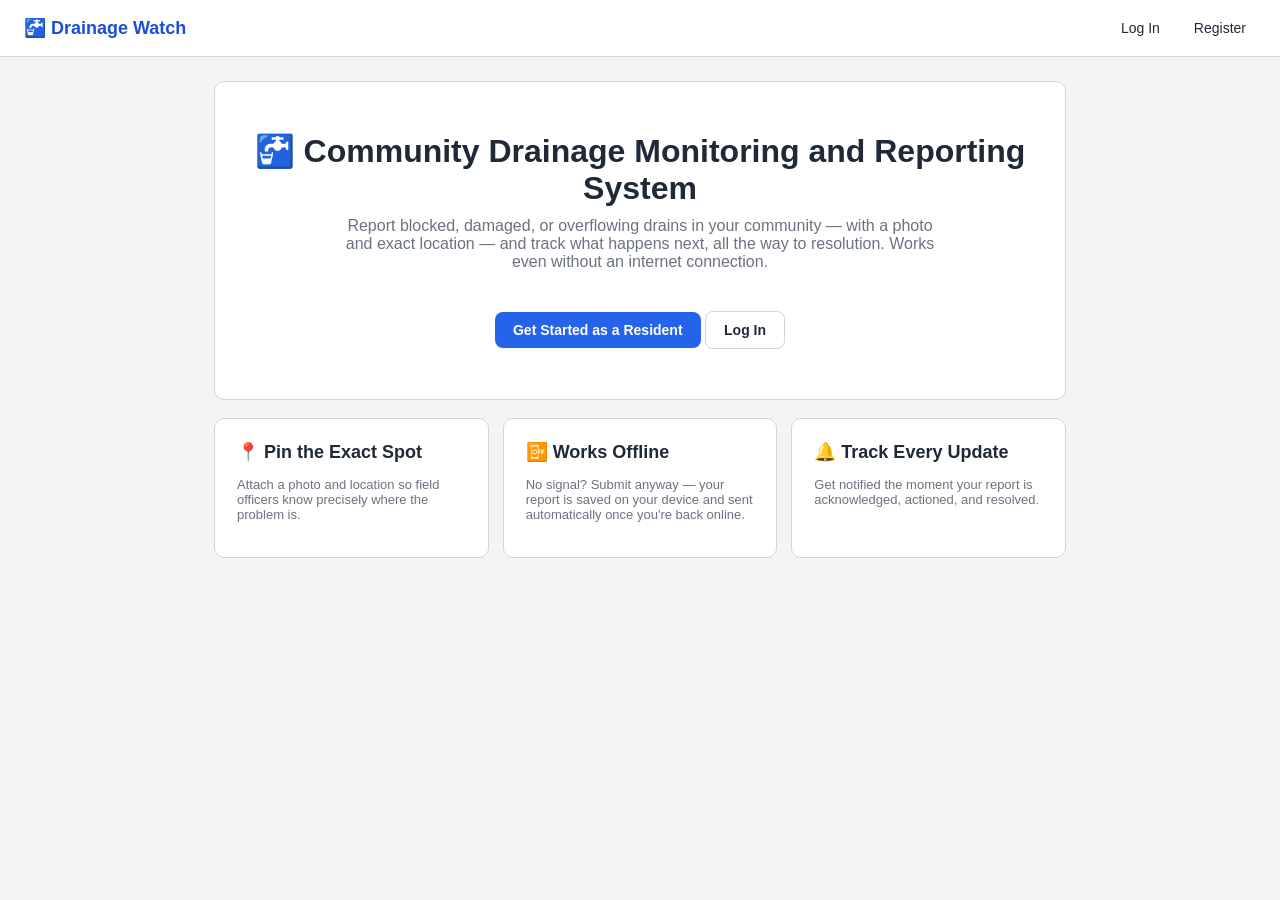
<file: frontend/index.html>
<!DOCTYPE html>
<html lang="en">
<head>
<meta charset="UTF-8">
<title>Drainage Watch — Community Drainage Monitoring and Reporting System</title>
<link rel="manifest" href="manifest.json">
<link rel="stylesheet" href="style.css">
</head>
<body>
<div class="navbar" id="navbar"></div>
<div class="container">
  <div class="card" style="text-align:center; padding:50px 30px;">
    <h1 style="font-size:32px;">🚰 Community Drainage Monitoring and Reporting System</h1>
    <p class="subtitle" style="font-size:16px; max-width:600px; margin:10px auto 24px;">
      Report blocked, damaged, or overflowing drains in your community — with a photo and
      exact location — and track what happens next, all the way to resolution. Works even
      without an internet connection.
    </p>
    <a href="register.html" class="btn">Get Started as a Resident</a>
    <a href="login.html" class="btn secondary">Log In</a>
  </div>
  <div class="grid-3">
    <div class="card"><h2>📍 Pin the Exact Spot</h2><p style="font-size:13px; color:#6b7280;">Attach a photo and location so field officers know precisely where the problem is.</p></div>
    <div class="card"><h2>📴 Works Offline</h2><p style="font-size:13px; color:#6b7280;">No signal? Submit anyway — your report is saved on your device and sent automatically once you're back online.</p></div>
    <div class="card"><h2>🔔 Track Every Update</h2><p style="font-size:13px; color:#6b7280;">Get notified the moment your report is acknowledged, actioned, and resolved.</p></div>
  </div>
</div>
<script src="idb.js"></script>
<script src="app.js"></script>
<script>renderNav();</script>
</body>
</html>
</file>
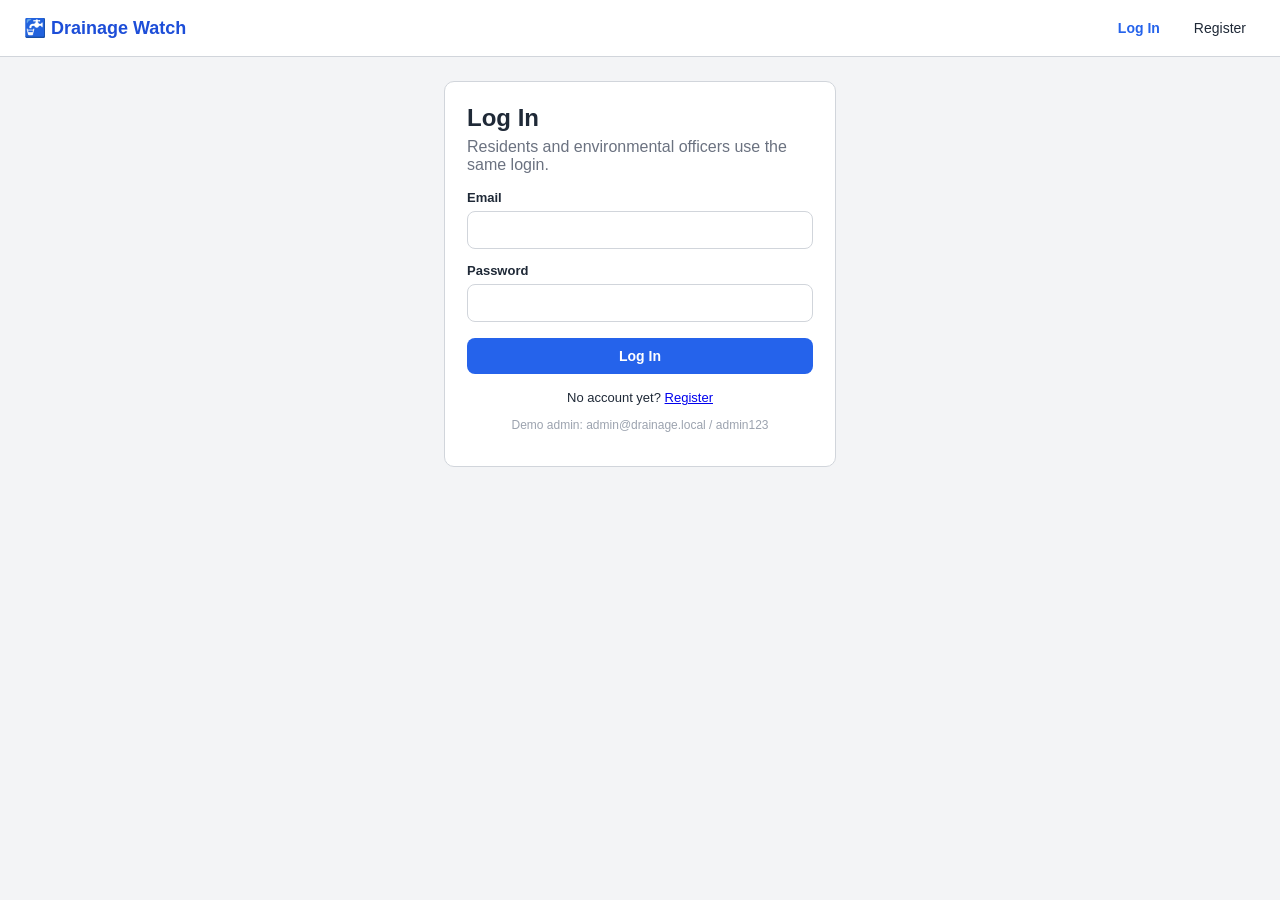
<file: frontend/login.html>
<!DOCTYPE html>
<html lang="en">
<head>
<meta charset="UTF-8">
<title>Log In — Drainage Watch</title>
<link rel="manifest" href="manifest.json">
<link rel="stylesheet" href="style.css">
</head>
<body>
<div class="navbar" id="navbar"></div>
<div class="container" style="max-width:440px;">
  <div class="card">
    <h1>Log In</h1>
    <p class="subtitle">Residents and environmental officers use the same login.</p>
    <form id="loginForm">
      <label>Email</label>
      <input type="email" id="email" required>
      <label>Password</label>
      <input type="password" id="password" required>
      <button type="submit" style="width:100%;">Log In</button>
      <div class="error-box" id="err"></div>
    </form>
    <p style="font-size:13px; margin-top:16px; text-align:center;">No account yet? <a href="register.html">Register</a></p>
    <p style="font-size:12px; margin-top:10px; text-align:center; color:#9ca3af;">Demo admin: admin@drainage.local / admin123</p>
  </div>
</div>
<script src="idb.js"></script>
<script src="app.js"></script>
<script>
renderNav('login');
document.getElementById('loginForm').addEventListener('submit', async (e) => {
  e.preventDefault();
  hideError('err');
  try {
    const data = await api('/api/auth/login', {
      method: 'POST', noAuth: true,
      json: {
        email: document.getElementById('email').value,
        password: document.getElementById('password').value,
      }
    });
    setAuth(data.token, data.user);
    window.location.href = data.user.role === 'admin' ? 'admin_dashboard.html' : 'resident_dashboard.html';
  } catch (err) {
    showError('err', err.message);
  }
});
</script>
</body>
</html>
</file>
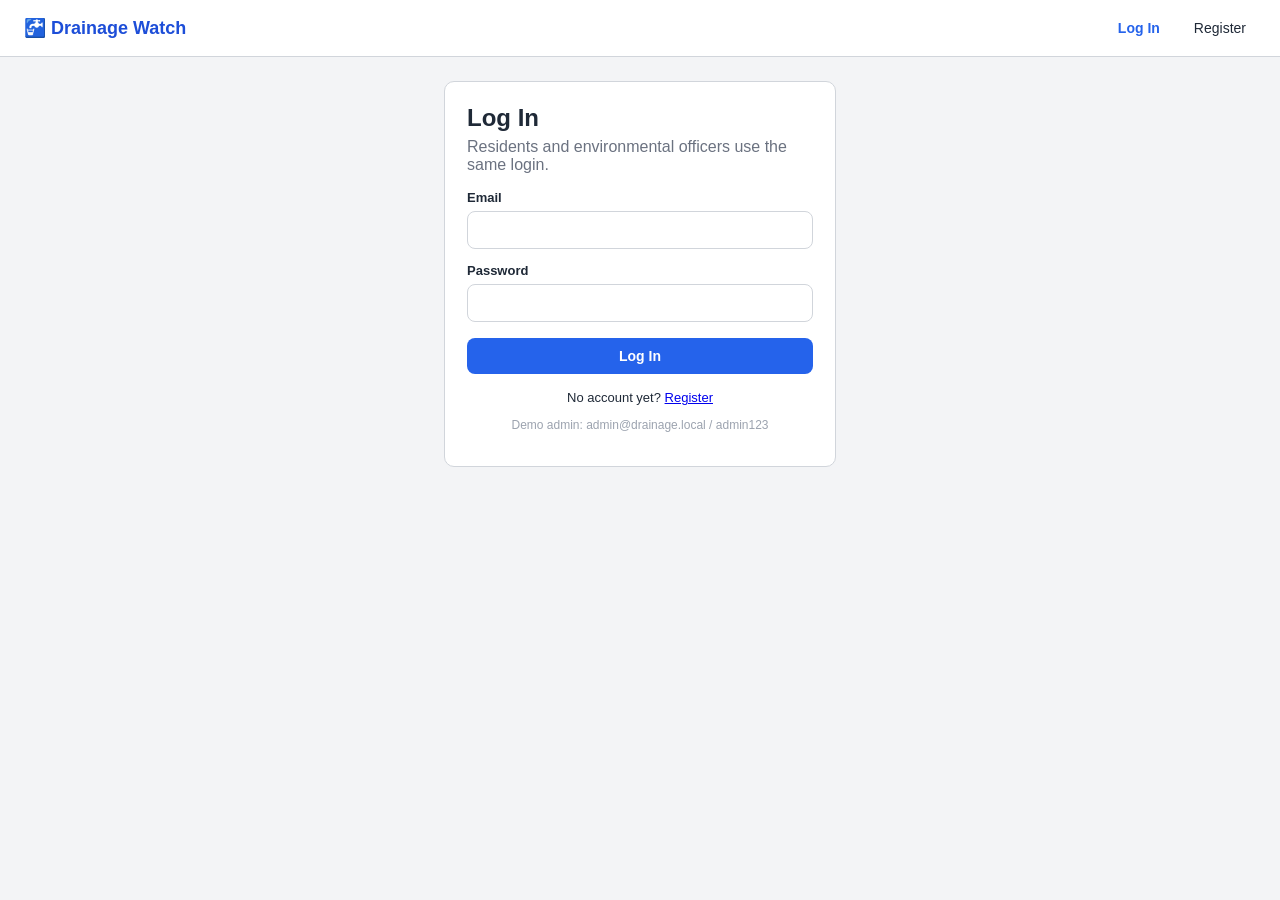
<file: frontend/manage_reports.html>
<!DOCTYPE html>
<html lang="en">
<head>
<meta charset="UTF-8">
<title>Manage Reports — Drainage Watch</title>
<link rel="manifest" href="manifest.json">
<link rel="stylesheet" href="style.css">
</head>
<body>
<div class="navbar" id="navbar"></div>
<div class="container wide">
  <div class="card">
    <h1>Manage Reports</h1>
    <p class="subtitle">Filter, search, and triage all community drainage reports.</p>
    <div class="filters">
      <select id="filterStatus">
        <option value="">All Statuses</option>
        <option value="submitted">Submitted</option>
        <option value="acknowledged">Acknowledged</option>
        <option value="in_progress">In Progress</option>
        <option value="resolved">Resolved</option>
        <option value="rejected">Rejected</option>
      </select>
      <select id="filterCategory">
        <option value="">All Categories</option>
        <option value="blocked">Blocked Drain</option>
        <option value="collapsed">Collapsed / Damaged</option>
        <option value="overflow">Overflow</option>
        <option value="illegal_dumping">Illegal Dumping</option>
        <option value="other">Other</option>
      </select>
    </div>
    <div id="list"><p class="empty-state">Loading...</p></div>
  </div>
</div>
<script src="idb.js"></script>
<script src="app.js"></script>
<script>
requireAuth('admin');
renderNav('manage');

async function loadReports() {
  const status = document.getElementById('filterStatus').value;
  const category = document.getElementById('filterCategory').value;
  const qs = new URLSearchParams();
  if (status) qs.set('status', status);
  if (category) qs.set('category', category);

  const list = document.getElementById('list');
  list.innerHTML = '<p class="empty-state">Loading...</p>';
  try {
    const reports = await api('/api/reports?' + qs.toString());
    if (reports.length === 0) {
      list.innerHTML = '<p class="empty-state">No reports match these filters.</p>';
      return;
    }
    list.innerHTML = `<table>
      <thead><tr><th>ID</th><th>Reporter</th><th>Category</th><th>Severity</th><th>Status</th><th>Location</th><th>Submitted</th><th></th></tr></thead>
      <tbody>
        ${reports.map(r => `
          <tr>
            <td>#${r.report_id}</td>
            <td>${r.reporter_name}</td>
            <td>${categoryLabel(r.category)}</td>
            <td class="severity-${r.severity}">${r.severity}</td>
            <td><span class="status-pill status-${r.status}">${statusLabel(r.status)}</span></td>
            <td style="font-size:12px;">${r.landmark || (r.latitude + ', ' + r.longitude)}</td>
            <td>${timeAgo(r.created_at)}</td>
            <td><a href="report_triage.html?id=${r.report_id}">Triage →</a></td>
          </tr>`).join('')}
      </tbody>
    </table>`;
  } catch (err) {
    list.innerHTML = `<p class="error-box" style="display:block;">${err.message}</p>`;
  }
}

document.getElementById('filterStatus').addEventListener('change', loadReports);
document.getElementById('filterCategory').addEventListener('change', loadReports);
loadReports();
</script>
</body>
</html>
</file>
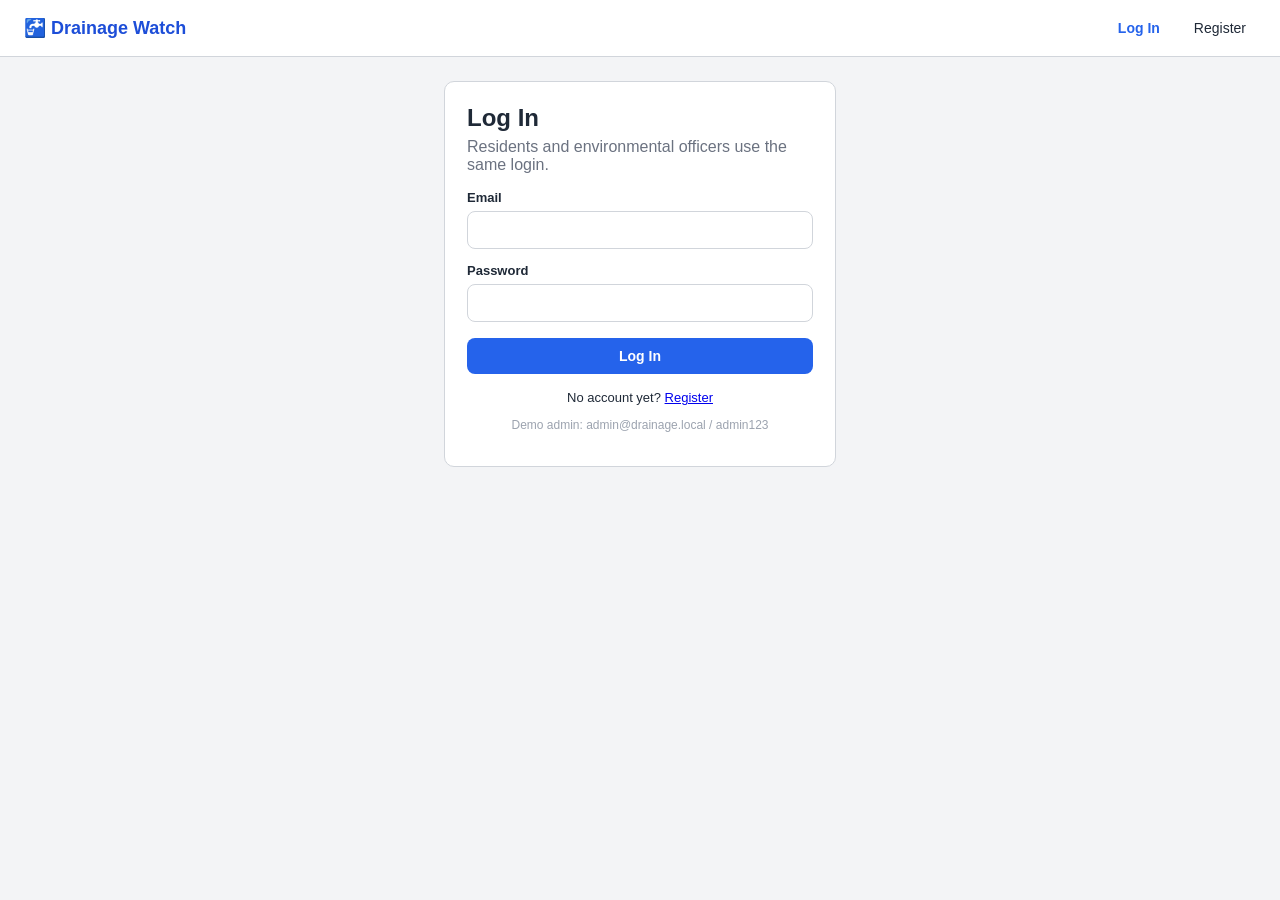
<file: frontend/my_reports.html>
<!DOCTYPE html>
<html lang="en">
<head>
<meta charset="UTF-8">
<title>My Reports — Drainage Watch</title>
<link rel="manifest" href="manifest.json">
<link rel="stylesheet" href="style.css">
</head>
<body>
<div class="navbar" id="navbar"></div>
<div class="container">
  <div class="card">
    <h1>My Reports</h1>
    <p class="subtitle">Track the status of every drainage issue you've reported.</p>
    <div id="list"><p class="empty-state">Loading...</p></div>
  </div>
</div>
<script src="idb.js"></script>
<script src="app.js"></script>
<script>
requireAuth('resident');
renderNav('myreports');

async function load() {
  const [reports, pending] = await Promise.all([
    api('/api/reports/mine').catch(() => []),
    getAllPending().catch(() => []),
  ]);

  const list = document.getElementById('list');
  if (reports.length === 0 && pending.length === 0) {
    list.innerHTML = '<p class="empty-state">No reports yet. <a href="report_form.html">Report your first issue</a>.</p>';
    return;
  }

  const pendingRows = pending.map(p => `
    <tr>
      <td>—</td>
      <td>${categoryLabel(p.category)}</td>
      <td class="severity-${p.severity}">${p.severity}</td>
      <td><span class="status-pill status-pending_sync">📴 Waiting to Sync</span></td>
      <td>${timeAgo(p.queued_at)}</td>
      <td style="color:#9ca3af;">Saved on this device</td>
    </tr>`).join('');

  const serverRows = reports.map(r => `
    <tr>
      <td>#${r.report_id}</td>
      <td>${categoryLabel(r.category)}</td>
      <td class="severity-${r.severity}">${r.severity}</td>
      <td><span class="status-pill status-${r.status}">${statusLabel(r.status)}</span></td>
      <td>${timeAgo(r.created_at)}</td>
      <td><a href="report_detail.html?id=${r.report_id}">View →</a></td>
    </tr>`).join('');

  list.innerHTML = `<table>
    <thead><tr><th>ID</th><th>Category</th><th>Severity</th><th>Status</th><th>Submitted</th><th></th></tr></thead>
    <tbody>${pendingRows}${serverRows}</tbody>
  </table>`;
}

load();
window.addEventListener("offline-sync-complete", load);
</script>
</body>
</html>
</file>
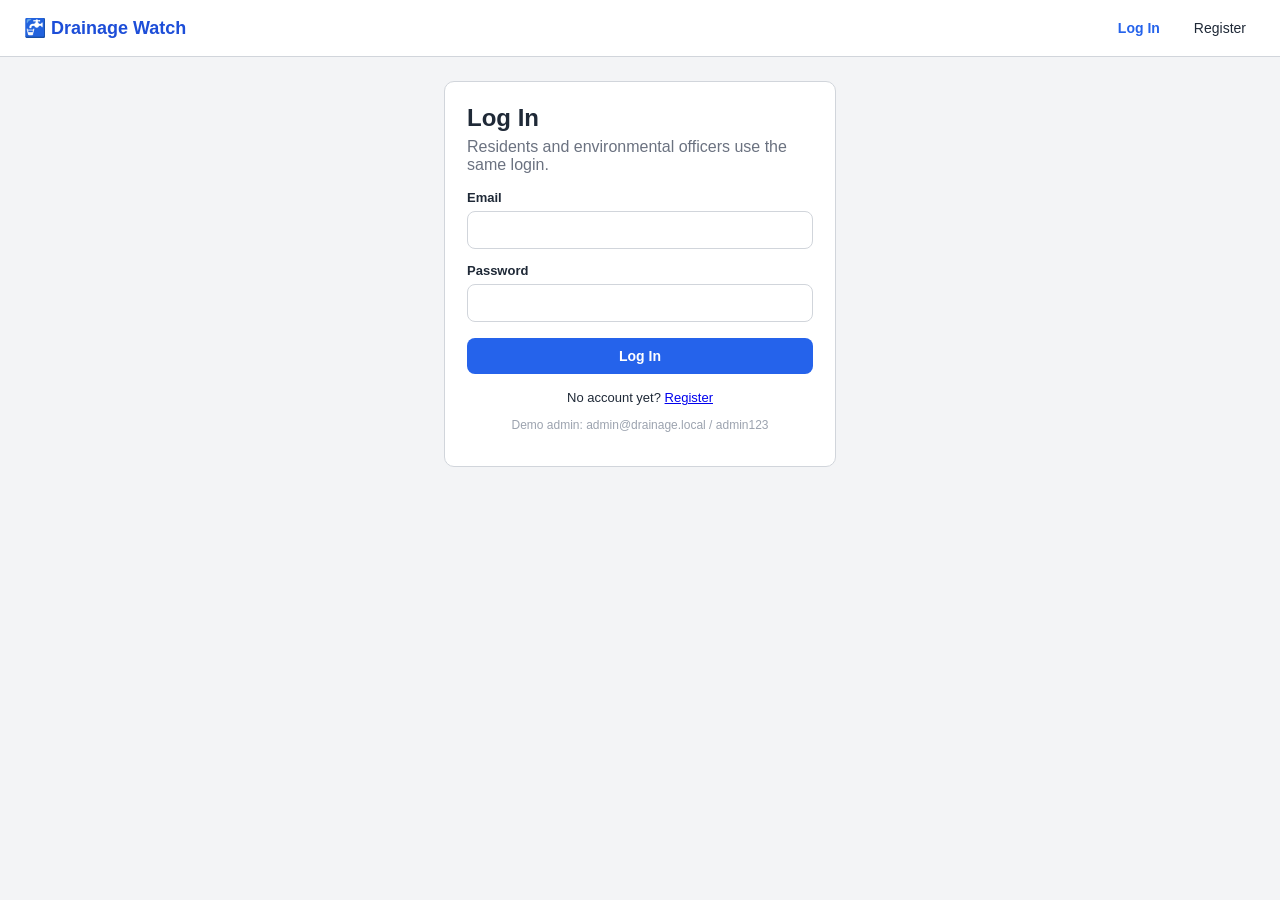
<file: frontend/notifications.html>
<!DOCTYPE html>
<html lang="en">
<head>
<meta charset="UTF-8">
<title>Notifications — Drainage Watch</title>
<link rel="manifest" href="manifest.json">
<link rel="stylesheet" href="style.css">
</head>
<body>
<div class="navbar" id="navbar"></div>
<div class="container">
  <div class="card">
    <h1>Notifications</h1>
    <p class="subtitle">Updates on your reports appear here.</p>
    <div id="list"><p class="empty-state">Loading...</p></div>
  </div>
</div>
<script src="idb.js"></script>
<script src="app.js"></script>
<script>
requireAuth();
renderNav('notifications');

api('/api/notifications').then(items => {
  const list = document.getElementById('list');
  if (items.length === 0) {
    list.innerHTML = '<p class="empty-state">No notifications yet.</p>';
    return;
  }
  list.innerHTML = items.map(n => `
    <div class="notif-item ${n.is_read ? '' : 'unread'}" data-id="${n.notification_id}">
      ${n.message}
      <span class="time">${timeAgo(n.created_at)}</span>
    </div>`).join('');

  list.querySelectorAll('.notif-item.unread').forEach(el => {
    el.addEventListener('click', async () => {
      await api(`/api/notifications/${el.dataset.id}/read`, { method: 'PATCH' });
      el.classList.remove('unread');
    });
  });
}).catch(err => {
  document.getElementById('list').innerHTML = `<p class="error-box" style="display:block;">${err.message}</p>`;
});
</script>
</body>
</html>
</file>
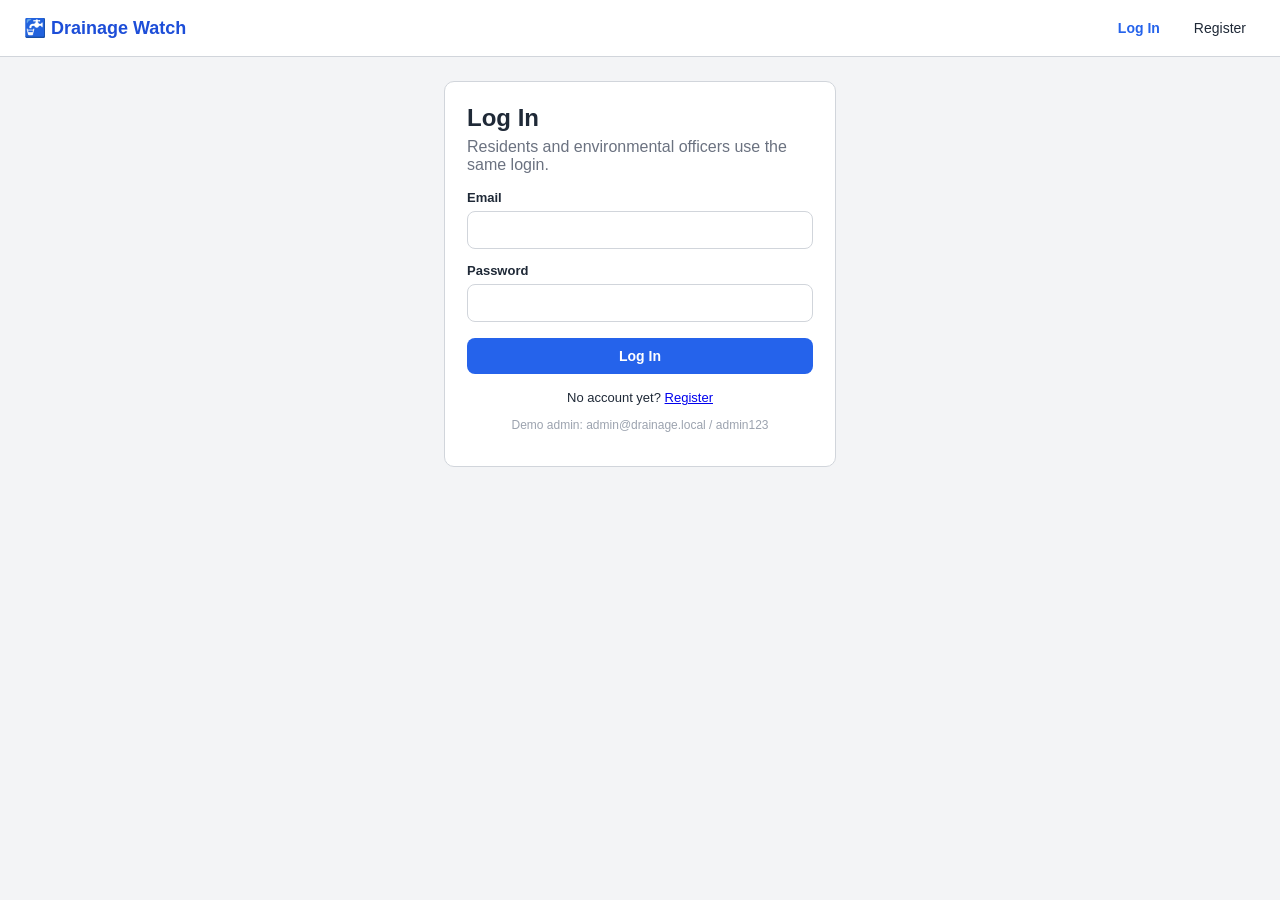
<file: frontend/profile.html>
<!DOCTYPE html>
<html lang="en">
<head>
<meta charset="UTF-8">
<title>Profile — Drainage Watch</title>
<link rel="manifest" href="manifest.json">
<link rel="stylesheet" href="style.css">
</head>
<body>
<div class="navbar" id="navbar"></div>
<div class="container" style="max-width:440px;">
  <div class="card">
    <h1>My Profile</h1>
    <div id="info"></div>
    <button class="secondary" onclick="logout()" style="width:100%;">Log Out</button>
  </div>
</div>
<script src="idb.js"></script>
<script src="app.js"></script>
<script>
const auth = requireAuth();
renderNav('profile');
document.getElementById('info').innerHTML = `
  <label>Full Name</label><input value="${auth.user.full_name}" disabled>
  <label>Role</label><input value="${auth.user.role}" disabled>
  <p style="font-size:12px; color:#9ca3af; margin-top:14px;">Profile editing is a planned extension; this demo focuses on the core reporting workflow.</p>
`;
</script>
</body>
</html>
</file>
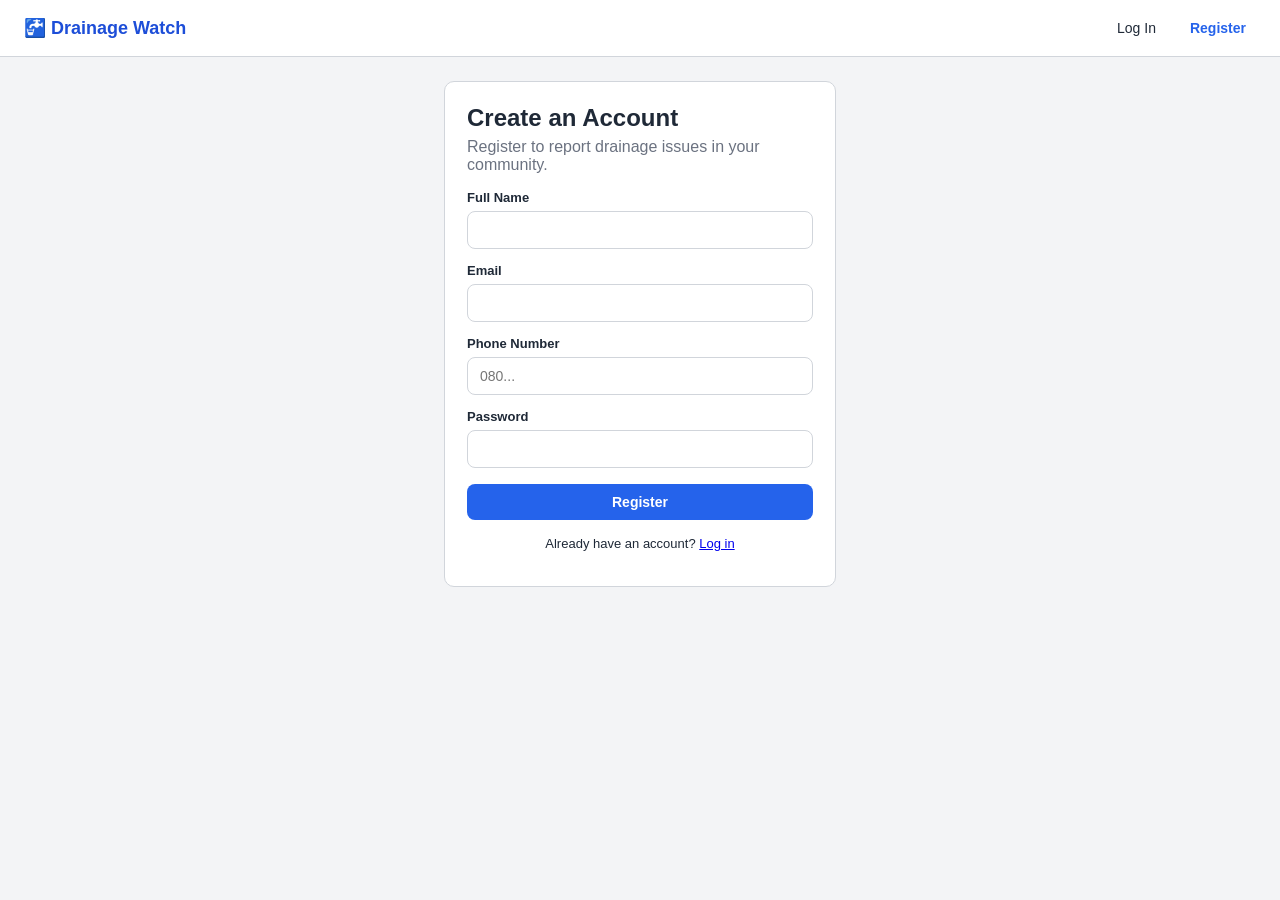
<file: frontend/register.html>
<!DOCTYPE html>
<html lang="en">
<head>
<meta charset="UTF-8">
<title>Register — Drainage Watch</title>
<link rel="manifest" href="manifest.json">
<link rel="stylesheet" href="style.css">
</head>
<body>
<div class="navbar" id="navbar"></div>
<div class="container" style="max-width:440px;">
  <div class="card">
    <h1>Create an Account</h1>
    <p class="subtitle">Register to report drainage issues in your community.</p>
    <form id="registerForm">
      <label>Full Name</label>
      <input type="text" id="full_name" required>
      <label>Email</label>
      <input type="email" id="email" required>
      <label>Phone Number</label>
      <input type="tel" id="phone" placeholder="080...">
      <label>Password</label>
      <input type="password" id="password" required minlength="6">
      <button type="submit" style="width:100%;">Register</button>
      <div class="error-box" id="err"></div>
    </form>
    <p style="font-size:13px; margin-top:16px; text-align:center;">Already have an account? <a href="login.html">Log in</a></p>
  </div>
</div>
<script src="idb.js"></script>
<script src="app.js"></script>
<script>
renderNav('register');
document.getElementById('registerForm').addEventListener('submit', async (e) => {
  e.preventDefault();
  hideError('err');
  try {
    const data = await api('/api/auth/register', {
      method: 'POST', noAuth: true,
      json: {
        full_name: document.getElementById('full_name').value,
        email: document.getElementById('email').value,
        phone: document.getElementById('phone').value,
        password: document.getElementById('password').value,
      }
    });
    setAuth(data.token, data.user);
    window.location.href = 'resident_dashboard.html';
  } catch (err) {
    showError('err', err.message);
  }
});
</script>
</body>
</html>
</file>
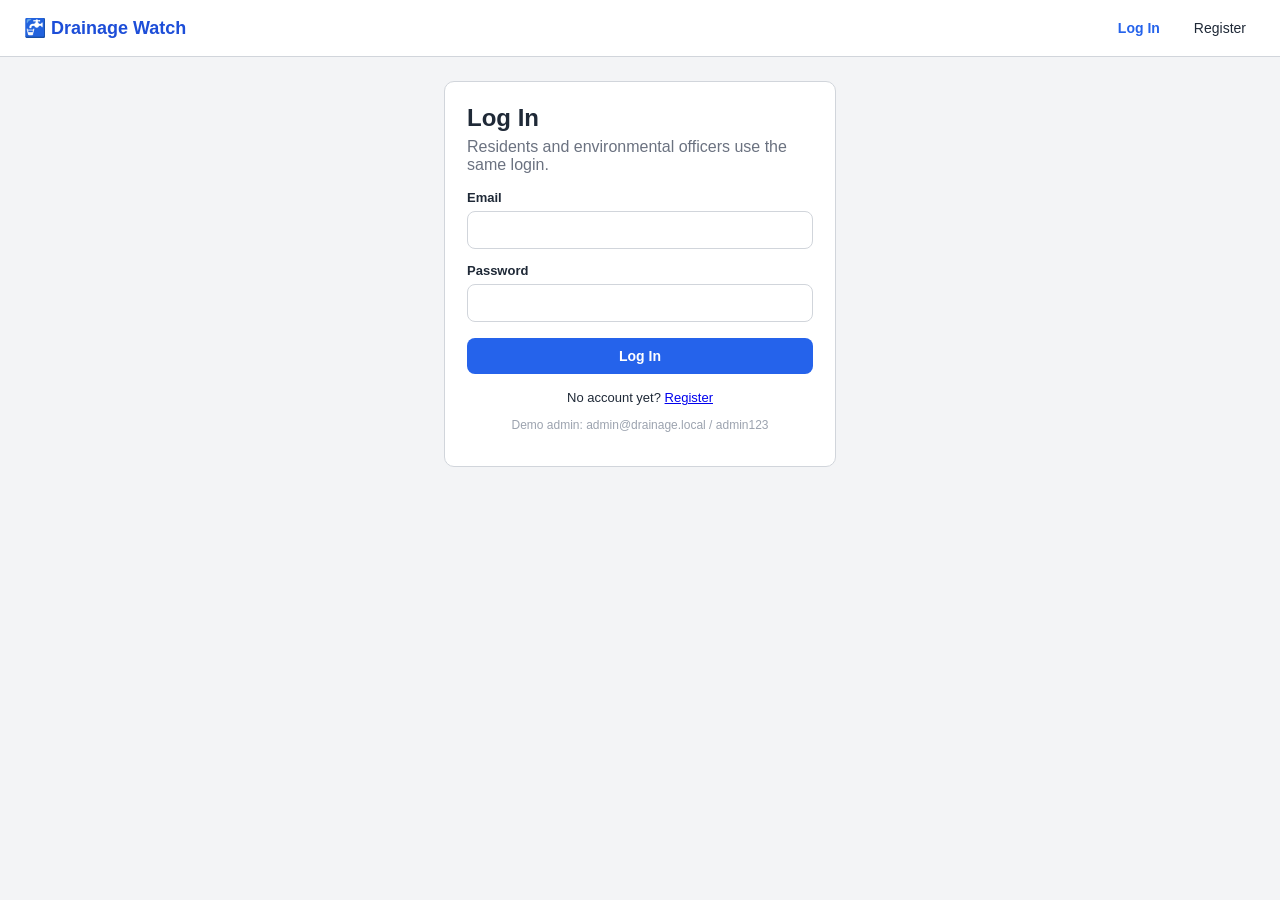
<file: frontend/report_detail.html>
<!DOCTYPE html>
<html lang="en">
<head>
<meta charset="UTF-8">
<title>Report Detail — Drainage Watch</title>
<link rel="manifest" href="manifest.json">
<link rel="stylesheet" href="style.css">
</head>
<body>
<div class="navbar" id="navbar"></div>
<div class="container">
  <div class="success-box" id="submittedMsg" style="display:none;">✅ Your report was submitted successfully. You'll be notified as its status changes.</div>
  <div class="card" id="reportCard"><p class="empty-state">Loading...</p></div>
  <div class="card" id="historyCard" style="display:none;">
    <h2>Status History</h2>
    <div id="historyList"></div>
  </div>
</div>
<script src="idb.js"></script>
<script src="app.js"></script>
<script>
const auth = requireAuth();
renderNav(auth.user.role === 'admin' ? 'manage' : 'myreports');

const params = new URLSearchParams(window.location.search);
const reportId = params.get('id');
if (params.get('submitted') === '1') document.getElementById('submittedMsg').style.display = 'block';

api(`/api/reports/${reportId}`).then(r => {
  document.getElementById('reportCard').innerHTML = `
    <h1>Report #${r.report_id} <span class="status-pill status-${r.status}">${statusLabel(r.status)}</span></h1>
    <p class="subtitle">${categoryLabel(r.category)} · Severity: <span class="severity-${r.severity}">${r.severity}</span></p>
    <p>${r.description}</p>
    <p style="font-size:13px; color:#6b7280;">
      📍 ${r.latitude}, ${r.longitude} ${r.landmark ? '— ' + r.landmark : ''} ${r.community_ward ? '(' + r.community_ward + ')' : ''}<br>
      Reported by ${r.reporter_name} · ${timeAgo(r.created_at)}
    </p>
    <div>${r.images.map(img => `<img class="thumb" src="/uploads/${img.file_path}" style="width:160px; height:120px;">`).join('')}</div>
  `;

  const hist = document.getElementById('historyList');
  hist.innerHTML = r.history.map(h => `
    <div style="padding:10px 0; border-bottom:1px solid #e5e7eb;">
      <span class="status-pill status-${h.new_status}">${statusLabel(h.new_status)}</span>
      <span style="font-size:12px; color:#9ca3af; margin-left:8px;">${timeAgo(h.changed_at)} by ${h.changed_by_name}</span>
      ${h.note ? `<div style="font-size:13px; margin-top:4px; color:#374151;">"${h.note}"</div>` : ''}
    </div>`).join('');
  document.getElementById('historyCard').style.display = 'block';
}).catch(err => {
  document.getElementById('reportCard').innerHTML = `<p class="error-box" style="display:block;">${err.message}</p>`;
});
</script>
</body>
</html>
</file>
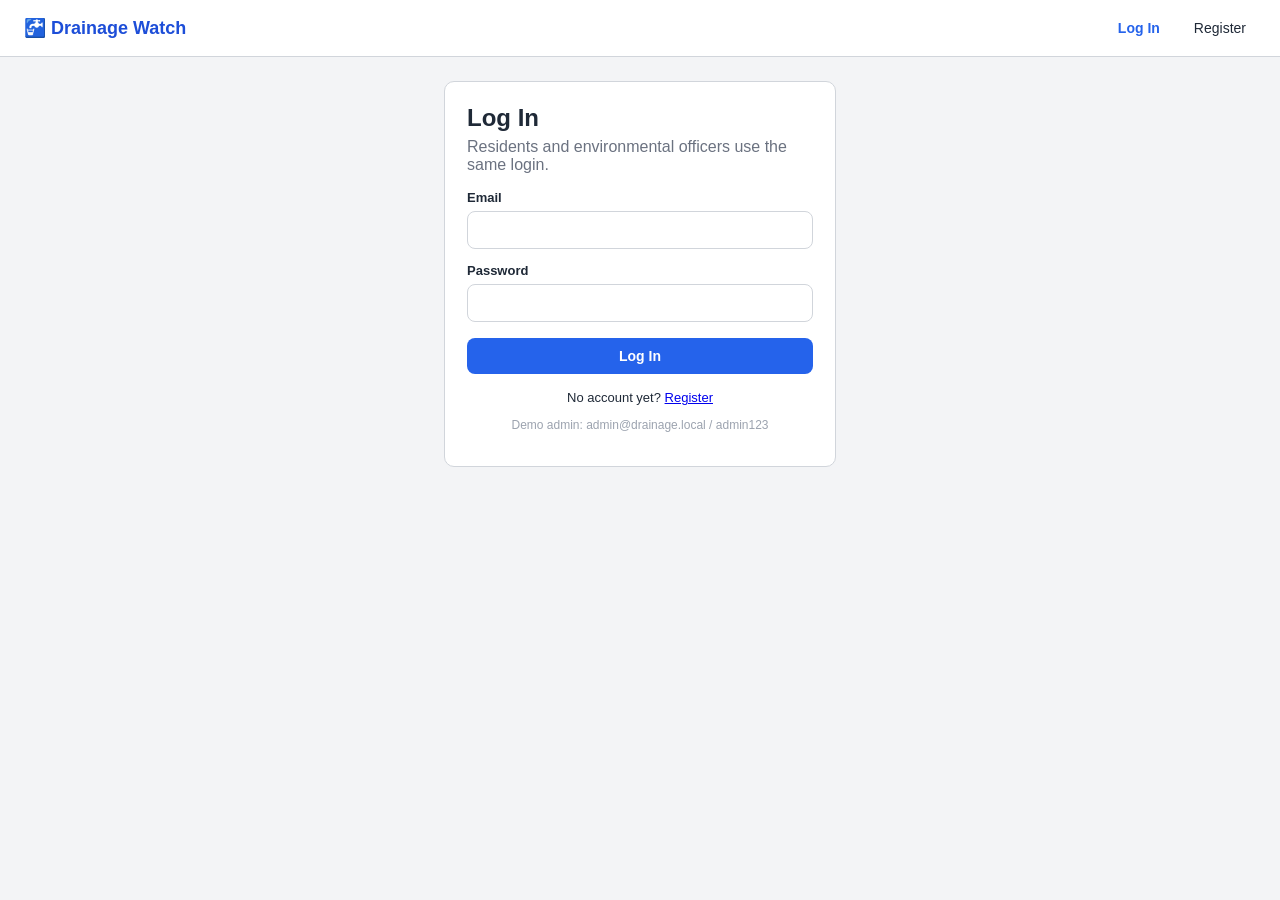
<file: frontend/report_triage.html>
<!DOCTYPE html>
<html lang="en">
<head>
<meta charset="UTF-8">
<title>Report Triage — Drainage Watch</title>
<link rel="manifest" href="manifest.json">
<link rel="stylesheet" href="style.css">
</head>
<body>
<div class="navbar" id="navbar"></div>
<div class="container">
  <div class="success-box" id="okMsg" style="display:none;"></div>
  <div class="card" id="reportCard"><p class="empty-state">Loading...</p></div>
  <div class="card" id="actionCard" style="display:none;">
    <h2>Update Status</h2>
    <div id="actionButtons"></div>
    <label>Note (optional, required for rejection)</label>
    <textarea id="note" placeholder="e.g. Team dispatched, expected completion Friday"></textarea>
    <div class="error-box" id="err"></div>
  </div>
  <div class="card" id="historyCard" style="display:none;">
    <h2>Status History</h2>
    <div id="historyList"></div>
  </div>
</div>
<script src="idb.js"></script>
<script src="app.js"></script>
<script>
requireAuth('admin');
renderNav('manage');

const params = new URLSearchParams(window.location.search);
const reportId = params.get('id');

const NEXT_STATUS = {
  submitted: [['acknowledged','Acknowledge'], ['rejected','Reject']],
  acknowledged: [['in_progress','Mark In Progress'], ['rejected','Reject']],
  in_progress: [['resolved','Mark Resolved'], ['rejected','Reject']],
  resolved: [], rejected: [],
};

async function load() {
  const r = await api(`/api/reports/${reportId}`);
  document.getElementById('reportCard').innerHTML = `
    <h1>Report #${r.report_id} <span class="status-pill status-${r.status}">${statusLabel(r.status)}</span></h1>
    <p class="subtitle">${categoryLabel(r.category)} · Severity: <span class="severity-${r.severity}">${r.severity}</span> · Reported by ${r.reporter_name}</p>
    <p>${r.description}</p>
    <p style="font-size:13px; color:#6b7280;">📍 ${r.latitude}, ${r.longitude} ${r.landmark ? '— ' + r.landmark : ''} ${r.community_ward ? '(' + r.community_ward + ')' : ''}</p>
    <div>${r.images.map(img => `<img class="thumb" src="/uploads/${img.file_path}" style="width:200px; height:150px;">`).join('')}</div>
  `;

  const hist = document.getElementById('historyList');
  hist.innerHTML = r.history.map(h => `
    <div style="padding:10px 0; border-bottom:1px solid #e5e7eb;">
      <span class="status-pill status-${h.new_status}">${statusLabel(h.new_status)}</span>
      <span style="font-size:12px; color:#9ca3af; margin-left:8px;">${timeAgo(h.changed_at)} by ${h.changed_by_name}</span>
      ${h.note ? `<div style="font-size:13px; margin-top:4px; color:#374151;">"${h.note}"</div>` : ''}
    </div>`).join('');
  document.getElementById('historyCard').style.display = 'block';

  const actions = NEXT_STATUS[r.status] || [];
  if (actions.length > 0) {
    document.getElementById('actionCard').style.display = 'block';
    document.getElementById('actionButtons').innerHTML = actions.map(([status, label]) =>
      `<button class="${status === 'rejected' ? 'danger' : ''}" onclick="updateStatus('${status}')">${label}</button>`
    ).join(' ');
  }
}

async function updateStatus(status) {
  hideError('err');
  const note = document.getElementById('note').value;
  if (status === 'rejected' && !note.trim()) {
    showError('err', 'Please provide a reason for rejecting this report.');
    return;
  }
  try {
    await api(`/api/reports/${reportId}/status`, { method: 'PATCH', json: { status, note } });
    document.getElementById('okMsg').textContent = `Status updated to "${statusLabel(status)}". Resident has been notified.`;
    document.getElementById('okMsg').style.display = 'block';
    load();
  } catch (err) {
    showError('err', err.message);
  }
}

load().catch(err => {
  document.getElementById('reportCard').innerHTML = `<p class="error-box" style="display:block;">${err.message}</p>`;
});
</script>
</body>
</html>
</file>
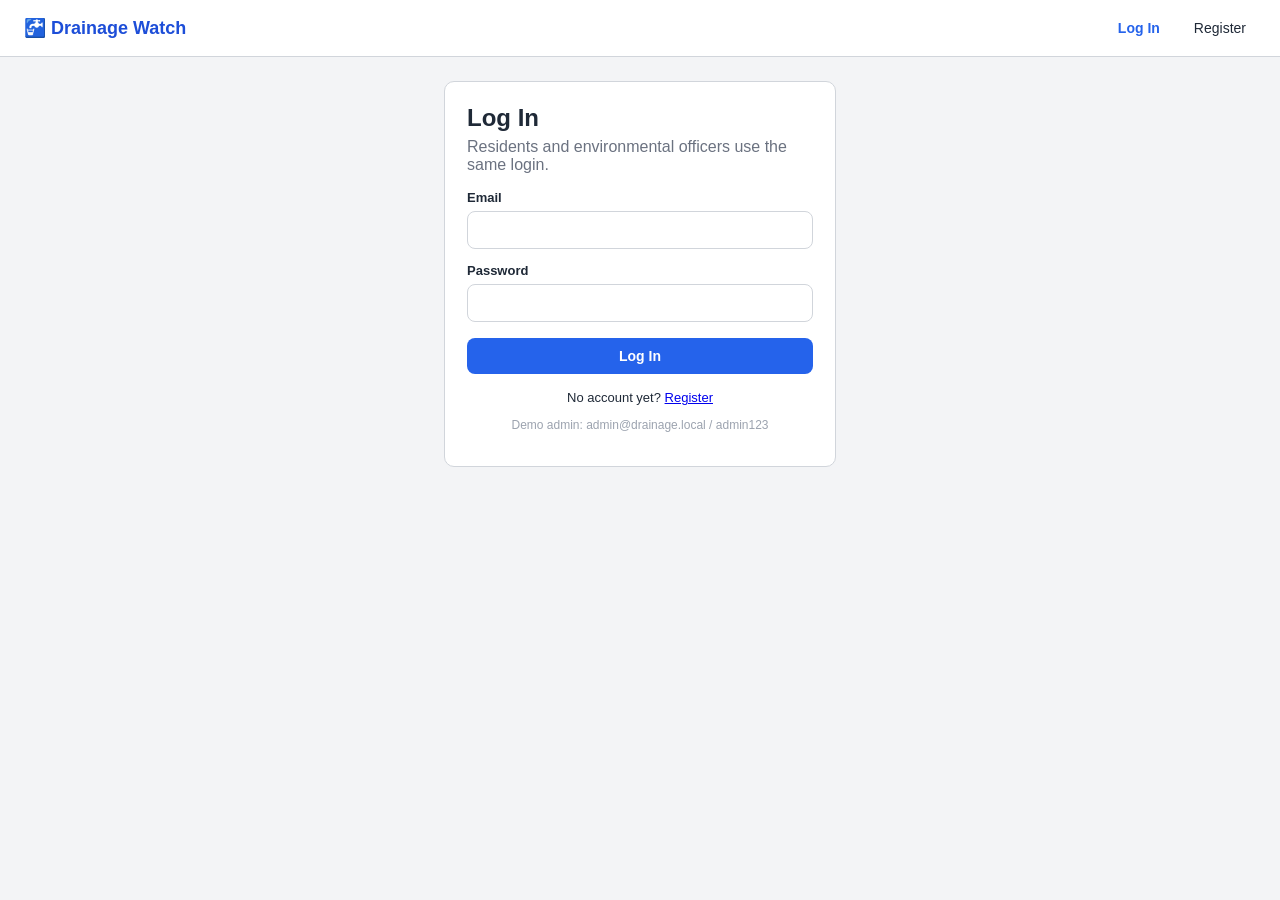
<file: frontend/resident_dashboard.html>
<!DOCTYPE html>
<html lang="en">
<head>
<meta charset="UTF-8">
<title>Dashboard — Drainage Watch</title>
<link rel="manifest" href="manifest.json">
<link rel="stylesheet" href="style.css">
</head>
<body>
<div class="navbar" id="navbar"></div>
<div class="container">
  <div class="card">
    <h1 id="greeting">Welcome</h1>
    <p class="subtitle">Here's a summary of your drainage reports.</p>
  </div>
  <div class="grid-3" id="statBoxes">
    <div class="stat-box"><div class="num" id="statTotal">–</div><div class="label">Total Reports</div></div>
    <div class="stat-box"><div class="num" id="statOpen">–</div><div class="label">Still Open</div></div>
    <div class="stat-box"><div class="num" id="statResolved">–</div><div class="label">Resolved</div></div>
  </div>
  <div class="card">
    <h2>Quick Actions</h2>
    <a href="report_form.html" class="btn">📍 Report a Drainage Issue</a>
    <a href="my_reports.html" class="btn secondary">View My Reports</a>
  </div>
  <div class="card">
    <h2>Recent Reports</h2>
    <div id="recentList"><p class="empty-state">Loading...</p></div>
  </div>
</div>
<script src="idb.js"></script>
<script src="app.js"></script>
<script>
const auth = requireAuth('resident');
renderNav('dashboard');
document.getElementById('greeting').textContent = `Welcome, ${auth.user.full_name.split(' ')[0]}`;

async function load() {
  const [reports, pending] = await Promise.all([
    api('/api/reports/mine').catch(() => []),
    getAllPending().catch(() => []),
  ]);

  const pendingAsReports = pending.map(p => ({
    report_id: null, category: p.category, description: p.description,
    status: 'pending_sync', created_at: p.queued_at, isPending: true,
  }));
  const combined = [...pendingAsReports, ...reports];

  document.getElementById('statTotal').textContent = combined.length;
  document.getElementById('statOpen').textContent = combined.filter(r => !['resolved','rejected'].includes(r.status)).length;
  document.getElementById('statResolved').textContent = reports.filter(r => r.status === 'resolved').length;

  const list = document.getElementById('recentList');
  if (combined.length === 0) {
    list.innerHTML = '<p class="empty-state">You haven\'t submitted any reports yet.</p>';
    return;
  }
  list.innerHTML = combined.slice(0, 5).map(r => `
    <div style="padding:12px 0; border-bottom:1px solid #e5e7eb;">
      <strong>${r.isPending ? 'Pending' : '#' + r.report_id} — ${categoryLabel(r.category)}</strong>
      <span class="status-pill status-${r.status}" style="margin-left:8px;">${r.isPending ? '📴 Waiting to Sync' : statusLabel(r.status)}</span>
      <div style="font-size:13px; color:#6b7280; margin-top:4px;">${r.description.slice(0,90)}${r.description.length>90?'...':''}</div>
      <div style="font-size:11px; color:#9ca3af; margin-top:4px;">${timeAgo(r.created_at)}</div>
    </div>`).join('');
}

load();
window.addEventListener("offline-sync-complete", load);
</script>
</body>
</html>
</file>
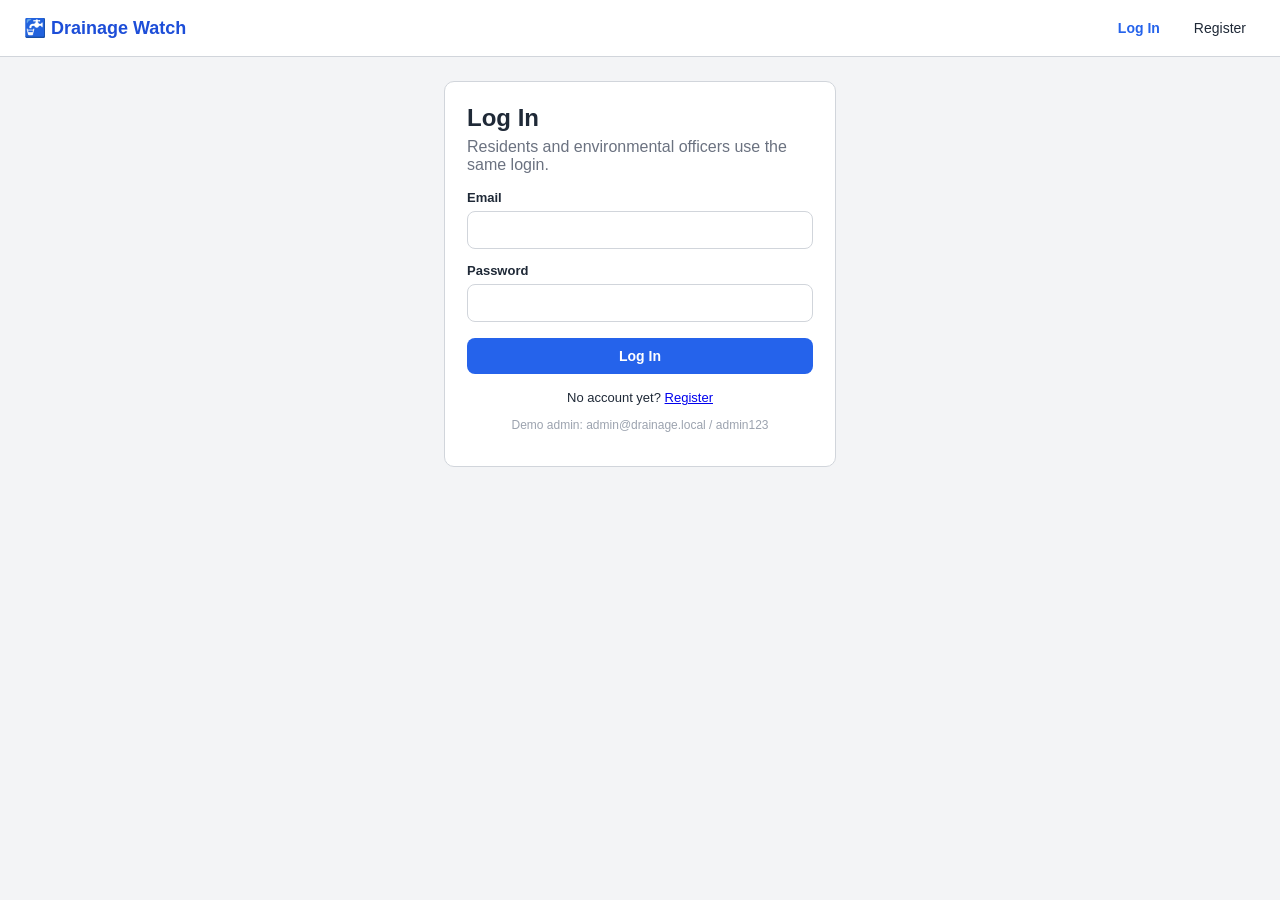
<file: frontend/statistics.html>
<!DOCTYPE html>
<html lang="en">
<head>
<meta charset="UTF-8">
<title>Statistics — Drainage Watch</title>
<link rel="manifest" href="manifest.json">
<link rel="stylesheet" href="style.css">
</head>
<body>
<div class="navbar" id="navbar"></div>
<div class="container">
  <div class="card">
    <h1>Statistics &amp; Analytics</h1>
    <p class="subtitle">Aggregate data across all submitted reports.</p>
  </div>
  <div class="grid-3">
    <div class="stat-box"><div class="num" id="statTotal">–</div><div class="label">Total Reports</div></div>
    <div class="stat-box"><div class="num" id="statAvgDays">–</div><div class="label">Avg. Days to Resolve</div></div>
    <div class="stat-box"><div class="num" id="statWards">–</div><div class="label">Wards Reporting</div></div>
  </div>
  <div class="grid-2">
    <div class="card">
      <h2>Reports by Category</h2>
      <div id="byCategory"></div>
    </div>
    <div class="card">
      <h2>Reports by Status</h2>
      <div id="byStatus"></div>
    </div>
  </div>
  <div class="card">
    <h2>Reports by Ward / Community</h2>
    <div id="byWard"></div>
  </div>
</div>
<script src="idb.js"></script>
<script src="app.js"></script>
<script>
requireAuth('admin');
renderNav('stats');

function bar(label, count, max, color) {
  const pct = max > 0 ? Math.max(4, Math.round((count / max) * 100)) : 0;
  return `
    <div style="margin-bottom:12px;">
      <div style="display:flex; justify-content:space-between; font-size:13px; margin-bottom:4px;">
        <span>${label}</span><strong>${count}</strong>
      </div>
      <div style="background:#e5e7eb; border-radius:6px; height:10px;">
        <div style="background:${color}; width:${pct}%; height:100%; border-radius:6px;"></div>
      </div>
    </div>`;
}

api('/api/statistics').then(stats => {
  document.getElementById('statTotal').textContent = stats.total_reports;
  document.getElementById('statAvgDays').textContent = stats.avg_resolution_days !== null ? stats.avg_resolution_days : '—';
  document.getElementById('statWards').textContent = stats.by_ward.length;

  const catMax = Math.max(...stats.by_category.map(c => c.count), 1);
  document.getElementById('byCategory').innerHTML = stats.by_category.length
    ? stats.by_category.map(c => bar(categoryLabel(c.category), c.count, catMax, '#2563eb')).join('')
    : '<p class="empty-state">No data yet.</p>';

  const statusColors = { submitted:'#3730a3', acknowledged:'#92400e', in_progress:'#1e40af', resolved:'#065f46', rejected:'#991b1b' };
  const statMax = Math.max(...stats.by_status.map(c => c.count), 1);
  document.getElementById('byStatus').innerHTML = stats.by_status.length
    ? stats.by_status.map(c => bar(statusLabel(c.status), c.count, statMax, statusColors[c.status] || '#6b7280')).join('')
    : '<p class="empty-state">No data yet.</p>';

  const wardMax = Math.max(...stats.by_ward.map(c => c.count), 1);
  document.getElementById('byWard').innerHTML = stats.by_ward.length
    ? stats.by_ward.map(c => bar(c.community_ward, c.count, wardMax, '#16a34a')).join('')
    : '<p class="empty-state">No ward data yet — residents can optionally include a ward/community when reporting.</p>';
}).catch(err => {
  document.querySelector('.container').innerHTML += `<p class="error-box" style="display:block;">${err.message}</p>`;
});
</script>
</body>
</html>
</file>
<file: frontend/style.css>
:root {
  --blue: #2563eb;
  --blue-dark: #1d4ed8;
  --green: #16a34a;
  --amber: #d97706;
  --red: #dc2626;
  --gray-bg: #f3f4f6;
  --gray-border: #d1d5db;
  --text: #1f2937;
  --text-light: #6b7280;
}

* { box-sizing: border-box; }

body {
  font-family: -apple-system, BlinkMacSystemFont, "Segoe UI", Roboto, Helvetica, Arial, sans-serif;
  margin: 0;
  background: var(--gray-bg);
  color: var(--text);
}

.navbar {
  background: white;
  border-bottom: 1px solid var(--gray-border);
  padding: 14px 24px;
  display: flex;
  align-items: center;
  justify-content: space-between;
  position: sticky;
  top: 0;
  z-index: 10;
  flex-wrap: wrap;
  gap: 10px;
}
.navbar .brand { font-weight: 700; font-size: 18px; color: var(--blue-dark); text-decoration: none; }
.navbar .links { display: flex; gap: 14px; align-items: center; flex-wrap: wrap; }
.navbar .links a { color: var(--text); text-decoration: none; font-size: 14px; padding: 6px 10px; border-radius: 6px; }
.navbar .links a:hover { background: var(--gray-bg); }
.navbar .links a.active { color: var(--blue); font-weight: 600; }

.container { max-width: 900px; margin: 0 auto; padding: 24px; }
.container.wide { max-width: 1200px; }

.card {
  background: white;
  border: 1px solid var(--gray-border);
  border-radius: 10px;
  padding: 22px;
  margin-bottom: 18px;
}

h1 { font-size: 24px; margin: 0 0 6px 0; }
h2 { font-size: 18px; margin: 0 0 14px 0; }
p.subtitle { color: var(--text-light); margin-top: 0; }

label { display: block; font-size: 13px; font-weight: 600; margin: 14px 0 6px; color: var(--text); }
input, select, textarea {
  width: 100%;
  padding: 10px 12px;
  border: 1px solid var(--gray-border);
  border-radius: 8px;
  font-size: 14px;
  font-family: inherit;
}
textarea { resize: vertical; min-height: 80px; }

button, .btn {
  display: inline-block;
  background: var(--blue);
  color: white;
  border: none;
  padding: 10px 18px;
  border-radius: 8px;
  font-size: 14px;
  font-weight: 600;
  cursor: pointer;
  text-decoration: none;
  margin-top: 16px;
}
button:hover, .btn:hover { background: var(--blue-dark); }
button:disabled { opacity: 0.6; cursor: not-allowed; }
button.secondary, .btn.secondary { background: white; color: var(--text); border: 1px solid var(--gray-border); }
button.secondary:hover { background: var(--gray-bg); }
button.danger { background: var(--red); }

.error-box { background: #fef2f2; border: 1px solid #fecaca; color: var(--red); padding: 10px 14px; border-radius: 8px; font-size: 13px; margin-top: 12px; display:none; }
.success-box { background: #f0fdf4; border: 1px solid #bbf7d0; color: var(--green); padding: 10px 14px; border-radius: 8px; font-size: 13px; margin-top: 12px; display:none; }

table { width: 100%; border-collapse: collapse; font-size: 13px; }
th, td { text-align: left; padding: 10px 12px; border-bottom: 1px solid var(--gray-border); }
th { background: var(--gray-bg); font-weight: 600; color: var(--text-light); text-transform: uppercase; font-size: 11px; }
tr:hover td { background: #fafafa; }

.status-pill { display: inline-block; padding: 3px 10px; border-radius: 999px; font-size: 12px; font-weight: 600; }
.status-submitted { background: #e0e7ff; color: #3730a3; }
.status-acknowledged { background: #fef3c7; color: #92400e; }
.status-in_progress { background: #dbeafe; color: #1e40af; }
.status-resolved { background: #d1fae5; color: #065f46; }
.status-rejected { background: #fee2e2; color: #991b1b; }
.status-pending_sync { background: #f3e8ff; color: #6b21a8; }

.severity-low { color: var(--green); }
.severity-medium { color: var(--amber); }
.severity-high { color: var(--red); font-weight: 700; }

.grid-2 { display: grid; grid-template-columns: 1fr 1fr; gap: 18px; }
.grid-3 { display: grid; grid-template-columns: repeat(3, 1fr); gap: 14px; }

.stat-box { background: white; border: 1px solid var(--gray-border); border-radius: 10px; padding: 18px; text-align: center; }
.stat-box .num { font-size: 28px; font-weight: 700; color: var(--blue-dark); }
.stat-box .label { font-size: 12px; color: var(--text-light); margin-top: 4px; }

.thumb { width: 90px; height: 70px; object-fit: cover; border-radius: 6px; border: 1px solid var(--gray-border); margin-right: 8px; }

.empty-state { text-align: center; padding: 40px 20px; color: var(--text-light); }

.notif-item { padding: 12px 14px; border-bottom: 1px solid var(--gray-border); font-size: 14px; }
.notif-item.unread { background: #eff6ff; font-weight: 600; }
.notif-item .time { font-size: 11px; color: var(--text-light); font-weight: 400; display:block; margin-top:4px; }

.filters { display: flex; gap: 10px; margin-bottom: 16px; flex-wrap: wrap; }
.filters select { width: auto; }

footer.hint { text-align:center; color: var(--text-light); font-size: 12px; margin: 24px 0; }
</file>
